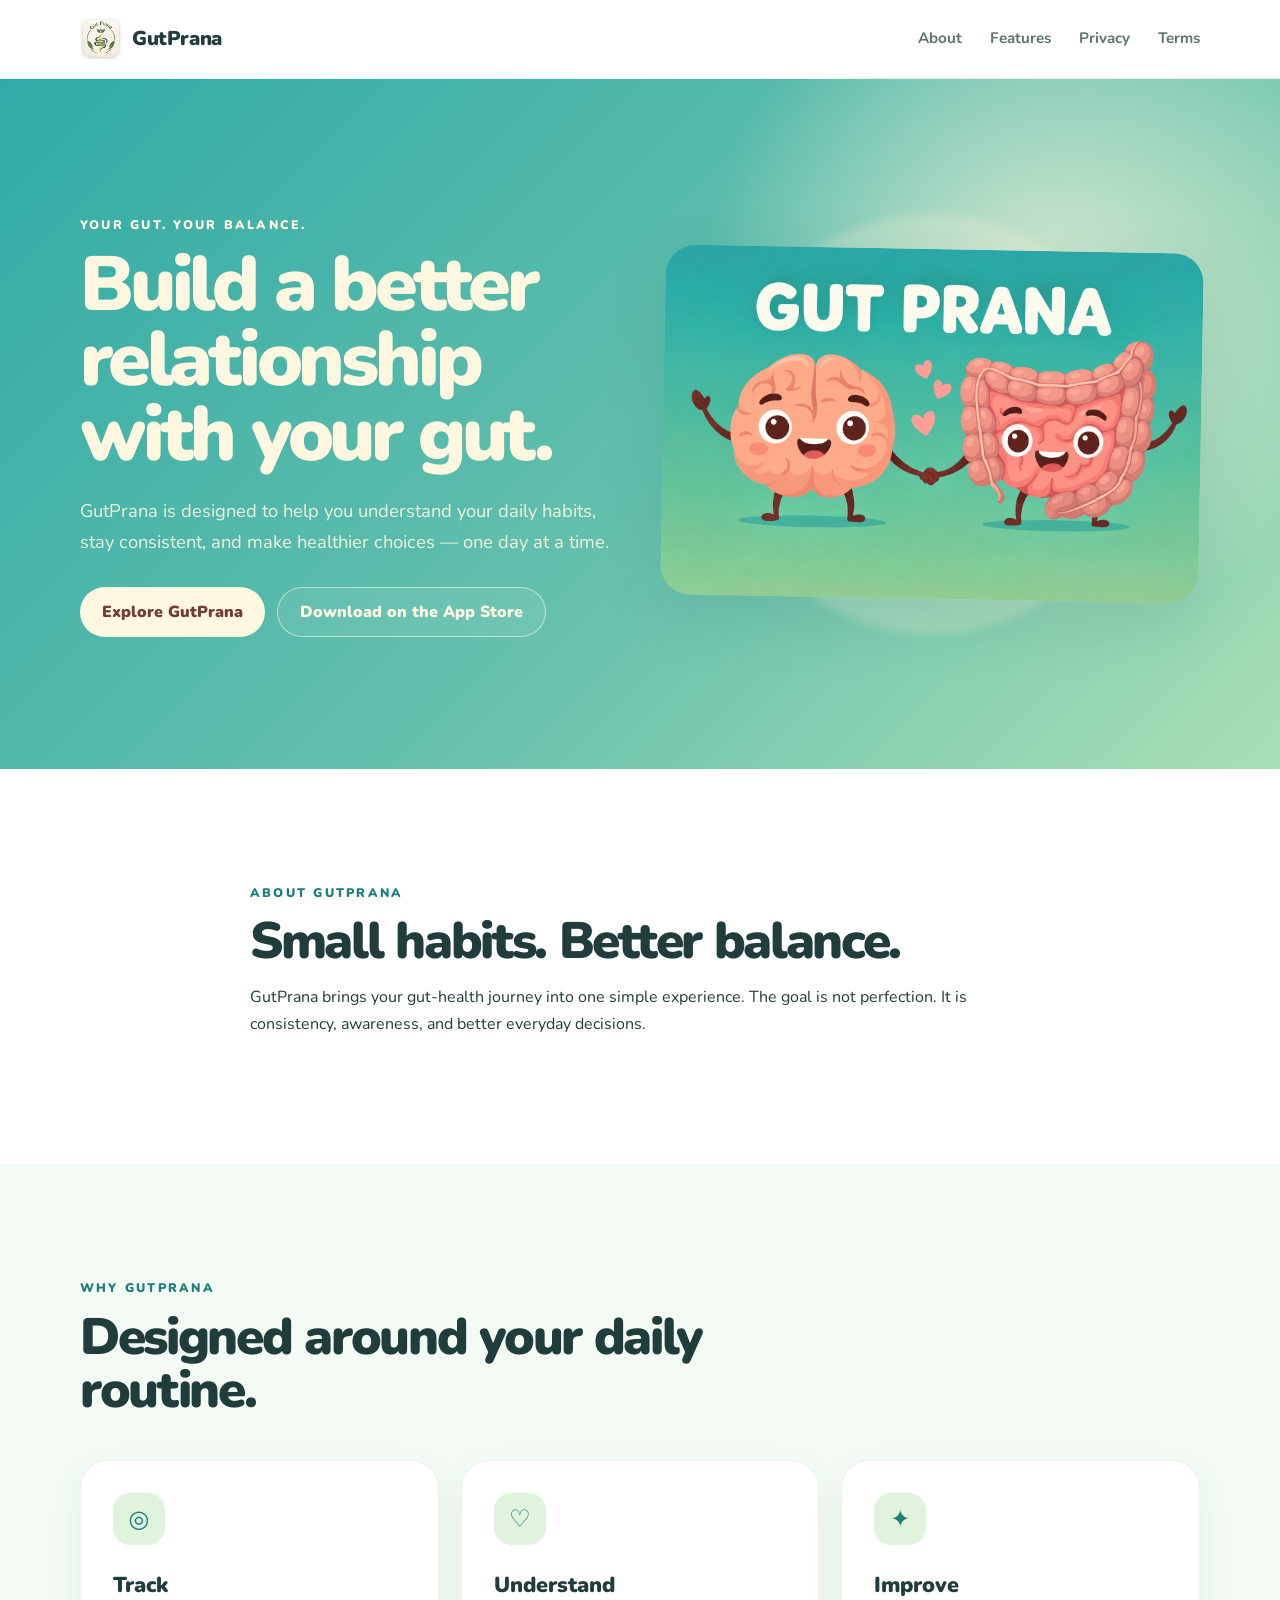
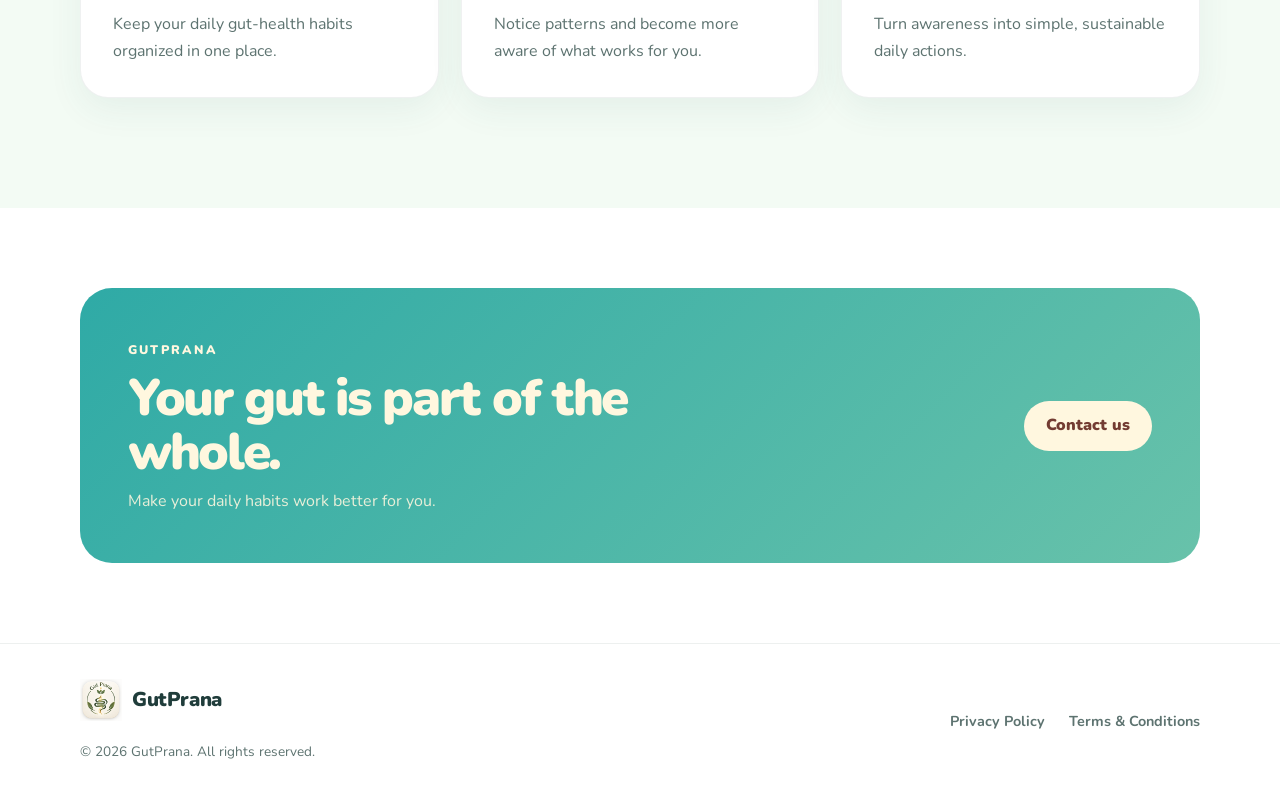
<file: index.html>
<!doctype html>
<html lang="en">
  <head>
    <meta charset="UTF-8" />
    <meta name="viewport" content="width=device-width, initial-scale=1.0" />
    <meta
      name="description"
      content="GutPrana — a simple companion for building healthier gut habits."
    />
    <title>GutPrana — Better Gut, Better You</title>
    <link rel="stylesheet" href="styles.css" />
  </head>
  <body>
    <header class="site-header">
      <div class="container nav">
        <a class="brand" href="index.html" aria-label="GutPrana home">
          <img
            class="brand-logo"
            src="assets/gutprana-logo.png"
            alt="GutPrana logo"
          />
          <span>GutPrana</span>
        </a>
        <nav>
          <a href="#about">About</a>
          <a href="#features">Features</a>
          <a href="privacy.html">Privacy</a>
          <a href="terms.html">Terms</a>
        </nav>
      </div>
    </header>

    <main>
      <section class="hero">
        <div class="container hero-grid">
          <div class="hero-copy">
            <span class="eyebrow">YOUR GUT. YOUR BALANCE.</span>
            <h1>Build a better relationship with your gut.</h1>
            <p>
              GutPrana is designed to help you understand your daily habits,
              stay consistent, and make healthier choices — one day at a time.
            </p>
            <div class="hero-actions">
              <a class="button primary" href="#features">Explore GutPrana</a>
              <a
                class="button secondary"
                href="https://apps.apple.com/in/app/gutsync/id6754931245"
                target="_blank"
                rel="noopener"
              >
                Download on the App Store
              </a>
            </div>
          </div>

          <div class="hero-art">
            <div class="glow"></div>
            <img
              src="assets/gutprana-hero.png"
              alt="GutPrana themed illustration"
            />
          </div>
        </div>
      </section>

      <section id="about" class="section">
        <div class="container narrow">
          <span class="eyebrow">ABOUT GUTPRANA</span>
          <h2>Small habits. Better balance.</h2>
          <p>
            GutPrana brings your gut-health journey into one simple experience.
            The goal is not perfection. It is consistency, awareness, and better
            everyday decisions.
          </p>
        </div>
      </section>

      <section id="features" class="section section-soft">
        <div class="container">
          <div class="section-heading">
            <span class="eyebrow">WHY GUTPRANA</span>
            <h2>Designed around your daily routine.</h2>
          </div>

          <div class="cards">
            <article class="card">
              <div class="icon">◎</div>
              <h3>Track</h3>
              <p>Keep your daily gut-health habits organized in one place.</p>
            </article>
            <article class="card">
              <div class="icon">♡</div>
              <h3>Understand</h3>
              <p>
                Notice patterns and become more aware of what works for you.
              </p>
            </article>
            <article class="card">
              <div class="icon">✦</div>
              <h3>Improve</h3>
              <p>Turn awareness into simple, sustainable daily actions.</p>
            </article>
          </div>
        </div>
      </section>

      <section class="cta">
        <div class="container cta-box">
          <div>
            <span class="eyebrow">GUTPRANA</span>
            <h2>Your gut is part of the whole.</h2>
            <p>Make your daily habits work better for you.</p>
          </div>
          <a class="button primary" href="mailto:soulbalance18@gmail.com"
            >Contact us</a
          >
        </div>
      </section>
    </main>

    <footer class="site-footer">
      <div class="container footer-inner">
        <div>
          <a class="brand" href="index.html">
            <img
              class="brand-logo"
              src="assets/gutprana-logo.png"
              alt="GutPrana logo"
            />
            <span>GutPrana</span>
          </a>
          <p class="copyright">
            © <span id="year"></span> GutPrana. All rights reserved.
          </p>
        </div>
        <div class="footer-links">
          <a href="privacy.html">Privacy Policy</a>
          <a href="terms.html">Terms & Conditions</a>
        </div>
      </div>
    </footer>
    <script src="script.js"></script>
  </body>
</html>
</file>
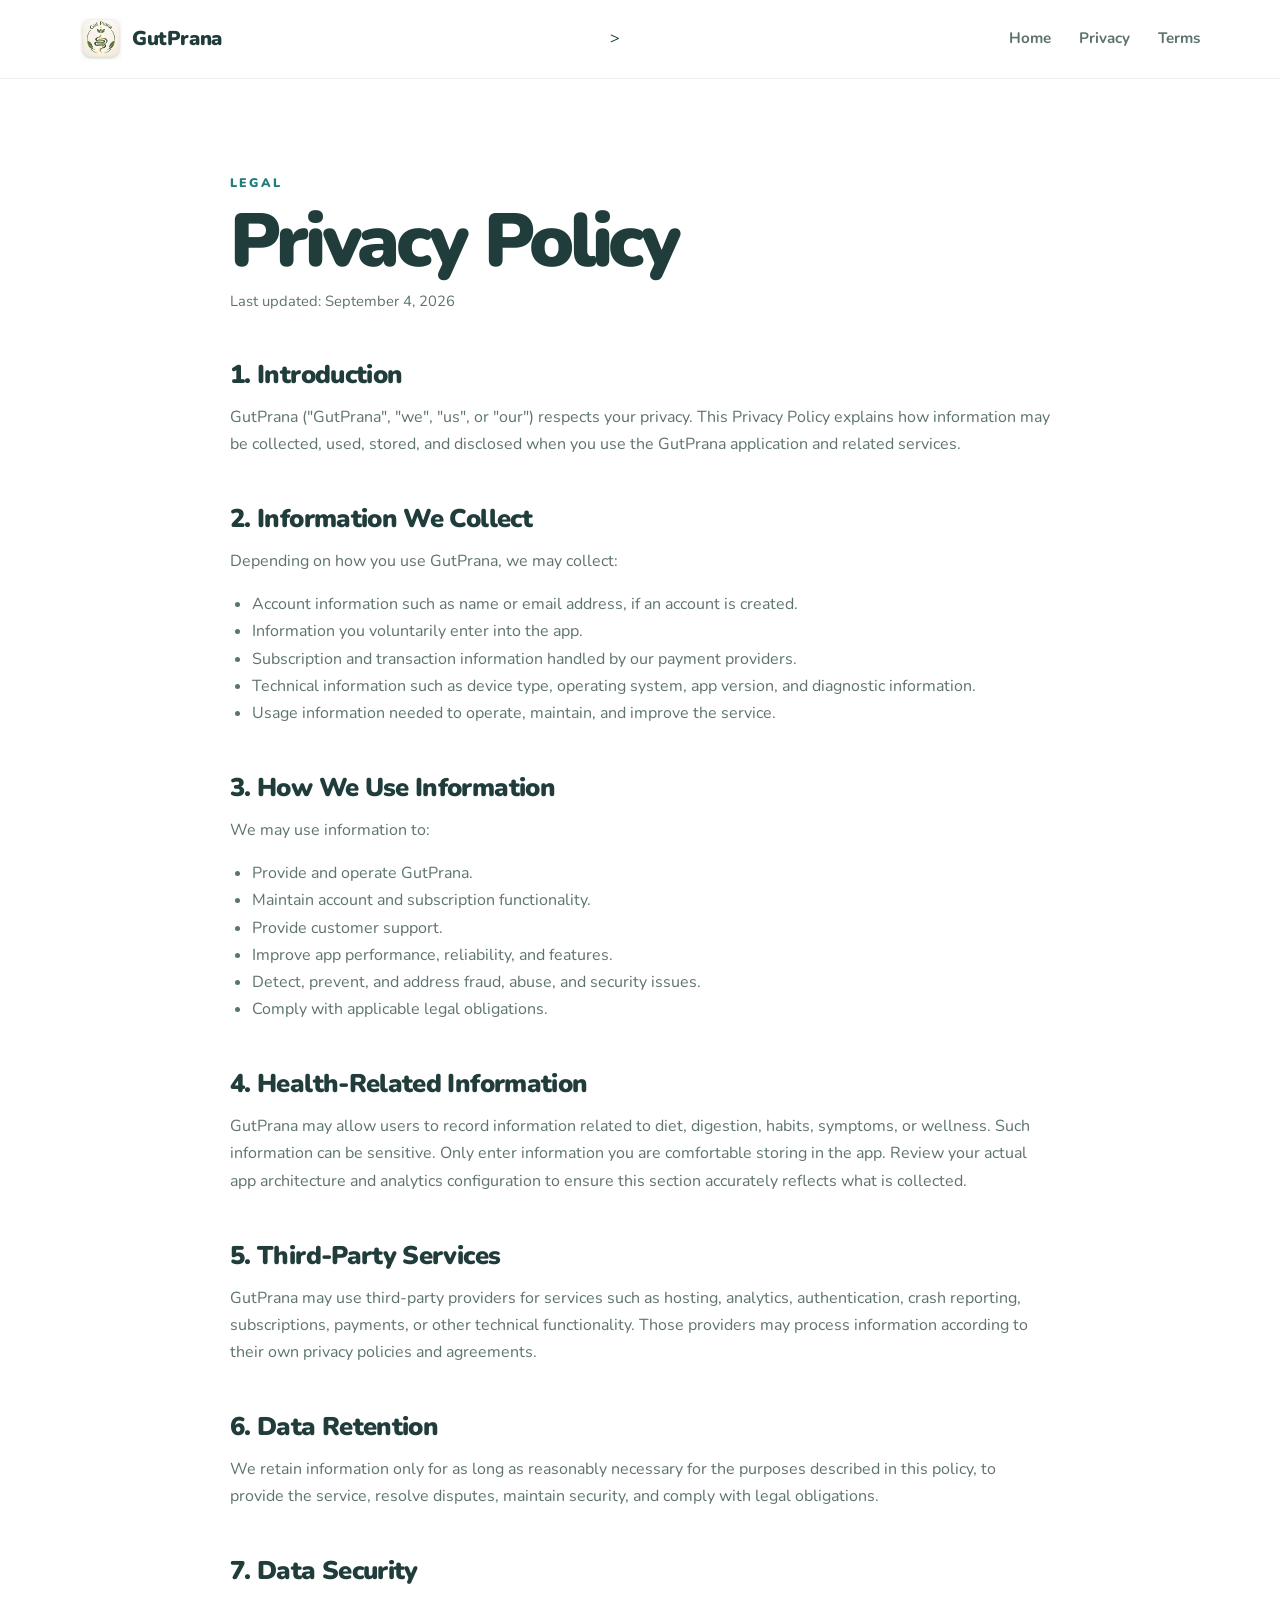
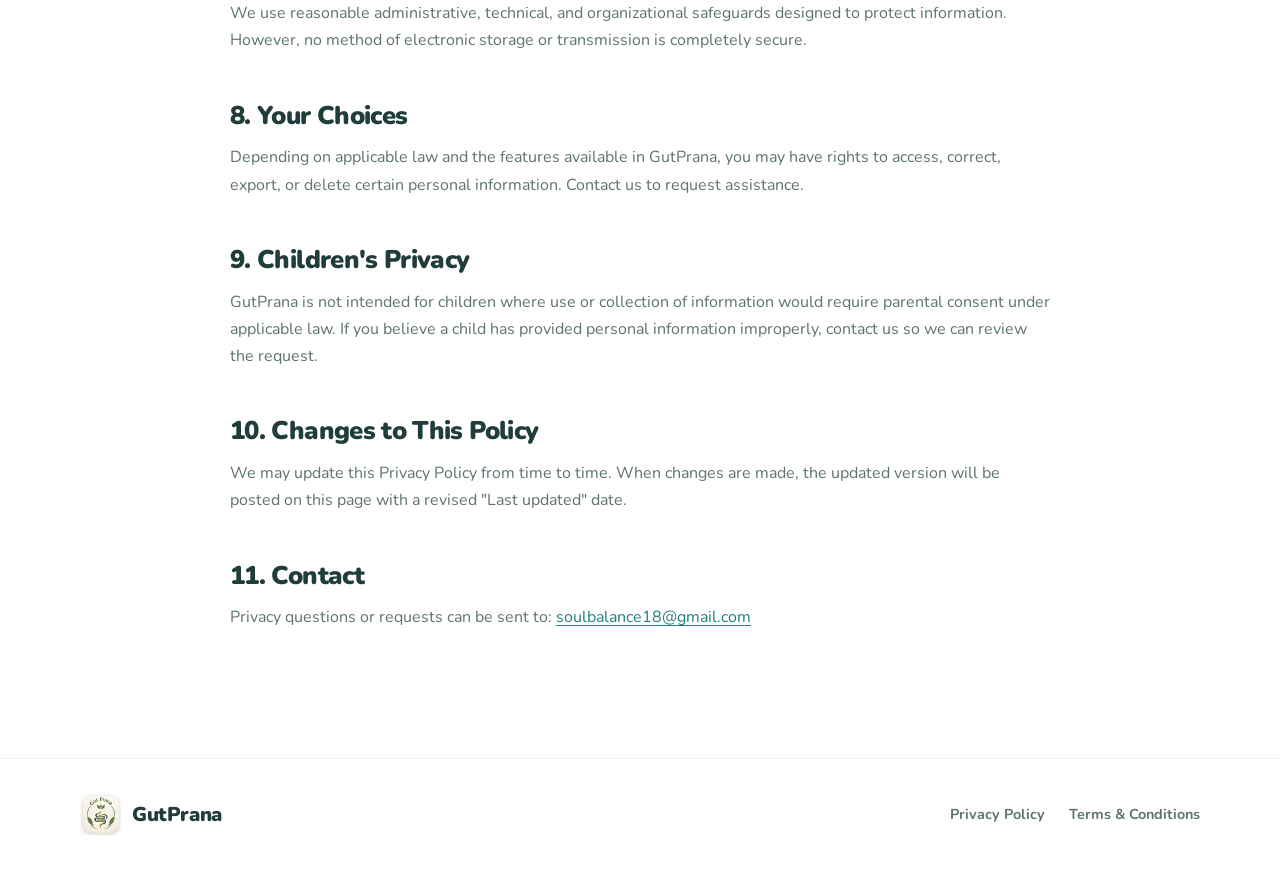
<file: privacy.html>
<!doctype html>
<html lang="en">
  <head>
    <meta charset="UTF-8" />
    <meta name="viewport" content="width=device-width, initial-scale=1.0" />
    <meta name="description" content="GutPrana Privacy Policy" />
    <title>Privacy Policy — GutPrana</title>
    <link rel="stylesheet" href="styles.css" />
  </head>
  <body>
    <header class="site-header">
      <div class="container nav">
        <a class="brand" href="index.html">
          <img
            class="brand-logo"
            src="assets/gutprana-logo.png"
            alt="GutPrana logo"
          />
          <span>GutPrana</span>
        </a>
        >
        <nav>
          <a href="index.html">Home</a>
          <a href="privacy.html">Privacy</a>
          <a href="terms.html">Terms</a>
        </nav>
      </div>
    </header>

    <main class="legal-page">
      <div class="container legal-container">
        <span class="eyebrow">LEGAL</span>
        <h1>Privacy Policy</h1>
        <p class="updated">Last updated: September 4, 2026</p>

        <h2>1. Introduction</h2>
        <p>
          GutPrana ("GutPrana", "we", "us", or "our") respects your privacy.
          This Privacy Policy explains how information may be collected, used,
          stored, and disclosed when you use the GutPrana application and
          related services.
        </p>

        <h2>2. Information We Collect</h2>
        <p>Depending on how you use GutPrana, we may collect:</p>
        <ul>
          <li>
            Account information such as name or email address, if an account is
            created.
          </li>
          <li>Information you voluntarily enter into the app.</li>
          <li>
            Subscription and transaction information handled by our payment
            providers.
          </li>
          <li>
            Technical information such as device type, operating system, app
            version, and diagnostic information.
          </li>
          <li>
            Usage information needed to operate, maintain, and improve the
            service.
          </li>
        </ul>

        <h2>3. How We Use Information</h2>
        <p>We may use information to:</p>
        <ul>
          <li>Provide and operate GutPrana.</li>
          <li>Maintain account and subscription functionality.</li>
          <li>Provide customer support.</li>
          <li>Improve app performance, reliability, and features.</li>
          <li>
            Detect, prevent, and address fraud, abuse, and security issues.
          </li>
          <li>Comply with applicable legal obligations.</li>
        </ul>

        <h2>4. Health-Related Information</h2>
        <p>
          GutPrana may allow users to record information related to diet,
          digestion, habits, symptoms, or wellness. Such information can be
          sensitive. Only enter information you are comfortable storing in the
          app. Review your actual app architecture and analytics configuration
          to ensure this section accurately reflects what is collected.
        </p>

        <h2>5. Third-Party Services</h2>
        <p>
          GutPrana may use third-party providers for services such as hosting,
          analytics, authentication, crash reporting, subscriptions, payments,
          or other technical functionality. Those providers may process
          information according to their own privacy policies and agreements.
        </p>

        <h2>6. Data Retention</h2>
        <p>
          We retain information only for as long as reasonably necessary for the
          purposes described in this policy, to provide the service, resolve
          disputes, maintain security, and comply with legal obligations.
        </p>

        <h2>7. Data Security</h2>
        <p>
          We use reasonable administrative, technical, and organizational
          safeguards designed to protect information. However, no method of
          electronic storage or transmission is completely secure.
        </p>

        <h2>8. Your Choices</h2>
        <p>
          Depending on applicable law and the features available in GutPrana,
          you may have rights to access, correct, export, or delete certain
          personal information. Contact us to request assistance.
        </p>

        <h2>9. Children's Privacy</h2>
        <p>
          GutPrana is not intended for children where use or collection of
          information would require parental consent under applicable law. If
          you believe a child has provided personal information improperly,
          contact us so we can review the request.
        </p>

        <h2>10. Changes to This Policy</h2>
        <p>
          We may update this Privacy Policy from time to time. When changes are
          made, the updated version will be posted on this page with a revised
          "Last updated" date.
        </p>

        <h2>11. Contact</h2>
        <p>
          Privacy questions or requests can be sent to:
          <a href="mailto:soulbalance18@gmail.com">soulbalance18@gmail.com</a>
        </p>
      </div>
    </main>

    <footer class="site-footer">
      <div class="container footer-inner">
        <a class="brand" href="index.html">
          <img
            class="brand-logo"
            src="assets/gutprana-logo.png"
            alt="GutPrana logo"
          />
          <span>GutPrana</span>
        </a>
        <div class="footer-links">
          <a href="privacy.html">Privacy Policy</a>
          <a href="terms.html">Terms & Conditions</a>
        </div>
      </div>
    </footer>
    <script src="script.js"></script>
  </body>
</html>
</file>
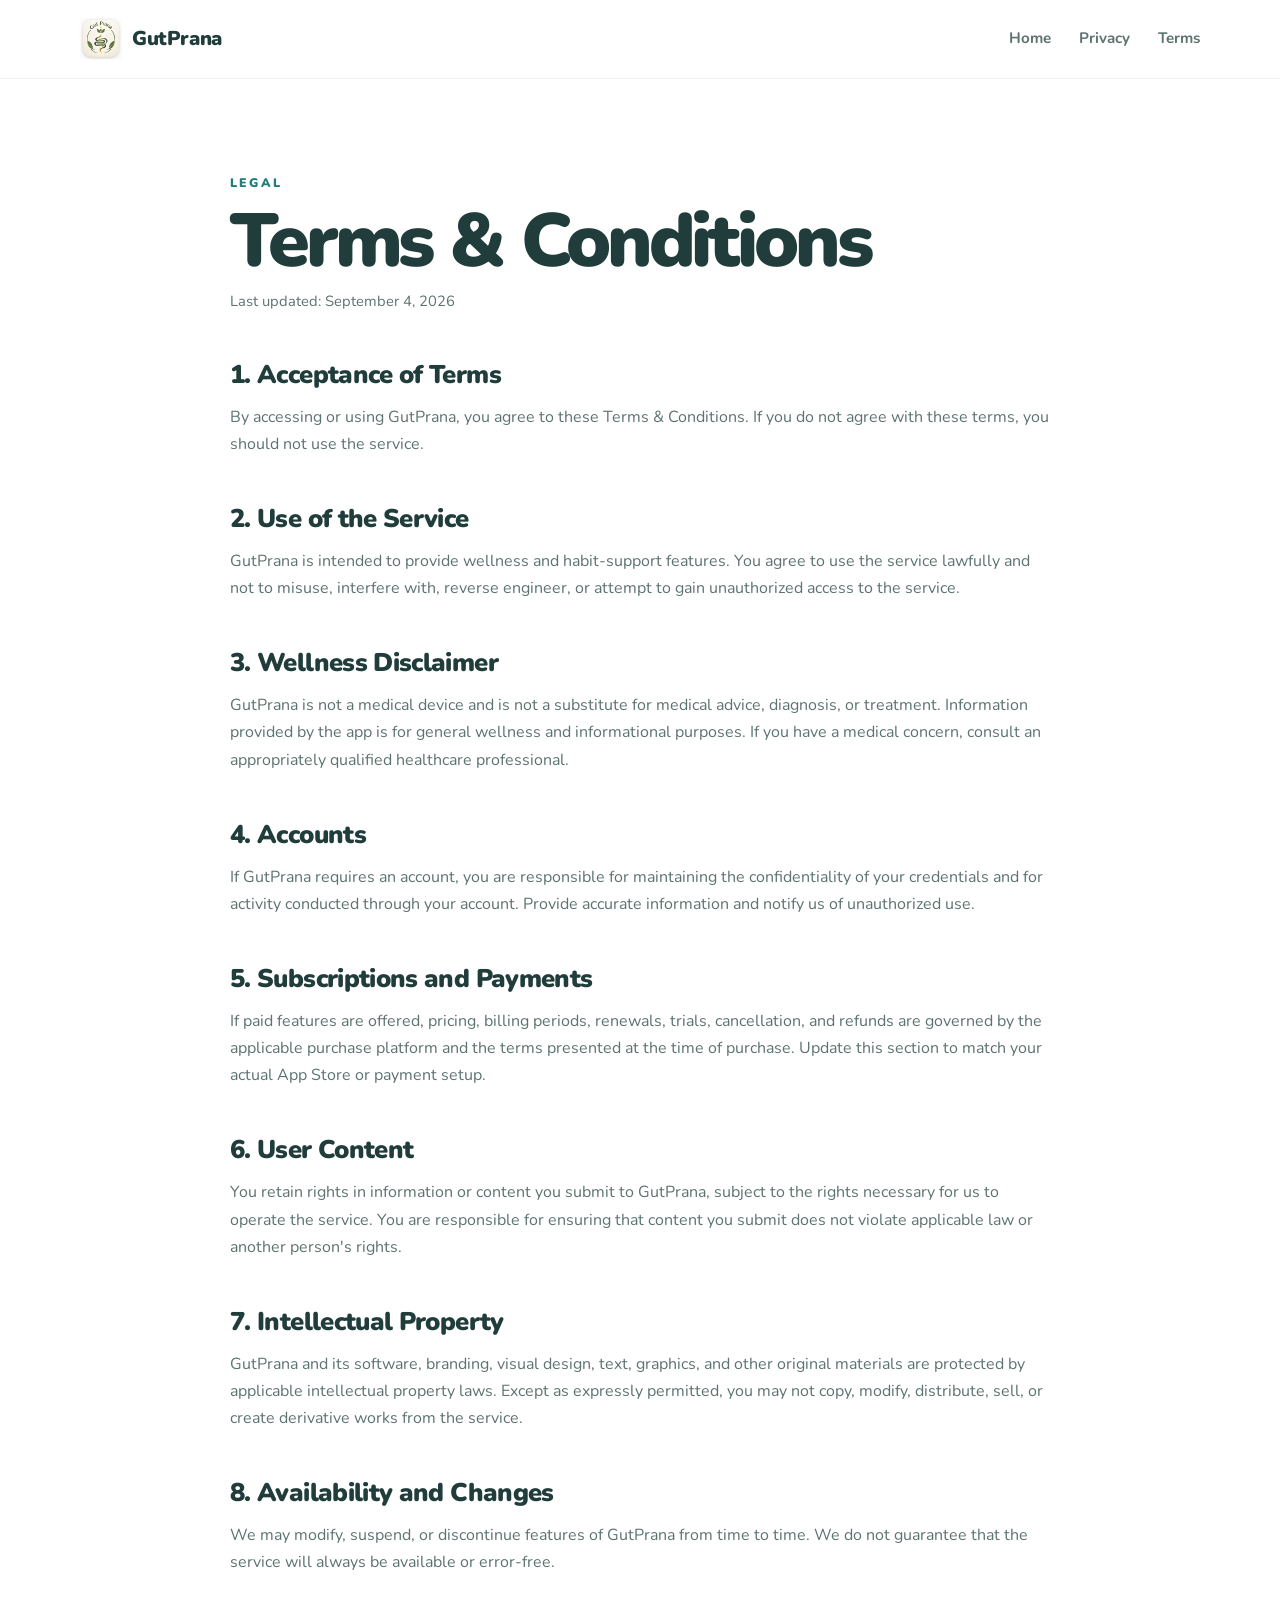
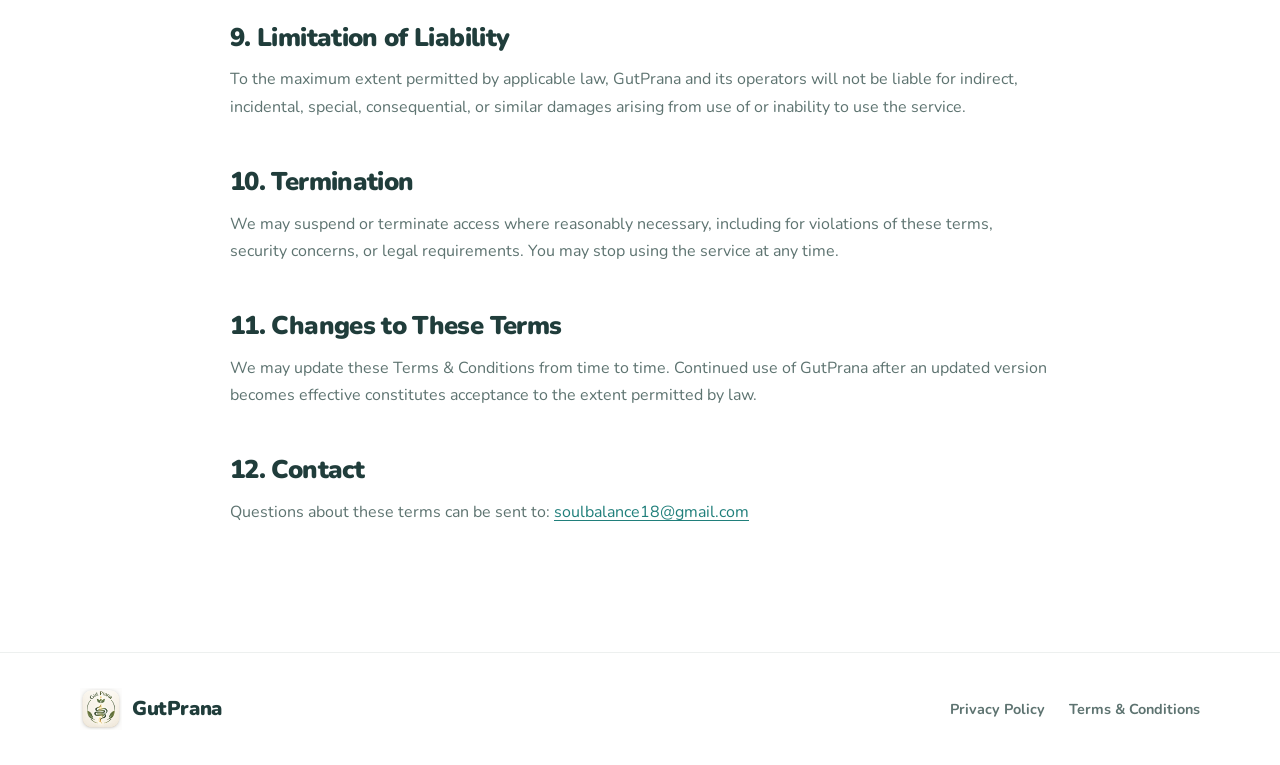
<file: terms.html>
<!doctype html>
<html lang="en">
  <head>
    <meta charset="UTF-8" />
    <meta name="viewport" content="width=device-width, initial-scale=1.0" />
    <meta name="description" content="GutPrana Terms and Conditions" />
    <title>Terms & Conditions — GutPrana</title>
    <link rel="stylesheet" href="styles.css" />
  </head>
  <body>
    <header class="site-header">
      <div class="container nav">
        <a class="brand" href="index.html">
          <img
            class="brand-logo"
            src="assets/gutprana-logo.png"
            alt="GutPrana logo"
          />
          <span>GutPrana</span>
        </a>
        <nav>
          <a href="index.html">Home</a>
          <a href="privacy.html">Privacy</a>
          <a href="terms.html">Terms</a>
        </nav>
      </div>
    </header>

    <main class="legal-page">
      <div class="container legal-container">
        <span class="eyebrow">LEGAL</span>
        <h1>Terms & Conditions</h1>
        <p class="updated">Last updated: September 4, 2026</p>

        <h2>1. Acceptance of Terms</h2>
        <p>
          By accessing or using GutPrana, you agree to these Terms & Conditions.
          If you do not agree with these terms, you should not use the service.
        </p>

        <h2>2. Use of the Service</h2>
        <p>
          GutPrana is intended to provide wellness and habit-support features.
          You agree to use the service lawfully and not to misuse, interfere
          with, reverse engineer, or attempt to gain unauthorized access to the
          service.
        </p>

        <h2>3. Wellness Disclaimer</h2>
        <p>
          GutPrana is not a medical device and is not a substitute for medical
          advice, diagnosis, or treatment. Information provided by the app is
          for general wellness and informational purposes. If you have a medical
          concern, consult an appropriately qualified healthcare professional.
        </p>

        <h2>4. Accounts</h2>
        <p>
          If GutPrana requires an account, you are responsible for maintaining
          the confidentiality of your credentials and for activity conducted
          through your account. Provide accurate information and notify us of
          unauthorized use.
        </p>

        <h2>5. Subscriptions and Payments</h2>
        <p>
          If paid features are offered, pricing, billing periods, renewals,
          trials, cancellation, and refunds are governed by the applicable
          purchase platform and the terms presented at the time of purchase.
          Update this section to match your actual App Store or payment setup.
        </p>

        <h2>6. User Content</h2>
        <p>
          You retain rights in information or content you submit to GutPrana,
          subject to the rights necessary for us to operate the service. You are
          responsible for ensuring that content you submit does not violate
          applicable law or another person's rights.
        </p>

        <h2>7. Intellectual Property</h2>
        <p>
          GutPrana and its software, branding, visual design, text, graphics,
          and other original materials are protected by applicable intellectual
          property laws. Except as expressly permitted, you may not copy,
          modify, distribute, sell, or create derivative works from the service.
        </p>

        <h2>8. Availability and Changes</h2>
        <p>
          We may modify, suspend, or discontinue features of GutPrana from time
          to time. We do not guarantee that the service will always be available
          or error-free.
        </p>

        <h2>9. Limitation of Liability</h2>
        <p>
          To the maximum extent permitted by applicable law, GutPrana and its
          operators will not be liable for indirect, incidental, special,
          consequential, or similar damages arising from use of or inability to
          use the service.
        </p>

        <h2>10. Termination</h2>
        <p>
          We may suspend or terminate access where reasonably necessary,
          including for violations of these terms, security concerns, or legal
          requirements. You may stop using the service at any time.
        </p>

        <h2>11. Changes to These Terms</h2>
        <p>
          We may update these Terms & Conditions from time to time. Continued
          use of GutPrana after an updated version becomes effective constitutes
          acceptance to the extent permitted by law.
        </p>

        <h2>12. Contact</h2>
        <p>
          Questions about these terms can be sent to:
          <a href="mailto:soulbalance18@gmail.com">soulbalance18@gmail.com</a>
        </p>
      </div>
    </main>

    <footer class="site-footer">
      <div class="container footer-inner">
        <a class="brand" href="index.html">
          <img
            class="brand-logo"
            src="assets/gutprana-logo.png"
            alt="GutPrana logo"
          />
          <span>GutPrana</span>
        </a>
        <div class="footer-links">
          <a href="privacy.html">Privacy Policy</a>
          <a href="terms.html">Terms & Conditions</a>
        </div>
      </div>
    </footer>
    <script src="script.js"></script>
  </body>
</html>
</file>
<file: styles.css>
@import url("https://fonts.googleapis.com/css2?family=Nunito:wght@400;500;600;700;800;900&display=swap");

:root {
  --teal: #2faaa6;
  --teal-dark: #207f7b;
  --mint: #a9dfb5;
  --cream: #fff7df;
  --coral: #ff8f78;
  --brown: #733c32;
  --ink: #203d3b;
  --muted: #5d7370;
  --surface: #f3fbf4;
  --white: #ffffff;
  --shadow: 0 20px 60px rgba(37, 105, 99, 0.16);
  --radius: 28px;
}

* {
  box-sizing: border-box;
}

html {
  scroll-behavior: smooth;
}

body {
  margin: 0;
  color: var(--ink);
  background: var(--white);
  font-family:
    "Nunito",
    system-ui,
    -apple-system,
    BlinkMacSystemFont,
    "Segoe UI",
    sans-serif;
  line-height: 1.7;
}

a {
  color: inherit;
  text-decoration: none;
}

.container {
  width: min(1120px, calc(100% - 40px));
  margin: 0 auto;
}

.narrow {
  max-width: 780px;
}

.site-header {
  position: sticky;
  top: 0;
  z-index: 20;
  background: rgba(255, 255, 255, 0.88);
  backdrop-filter: blur(16px);
  border-bottom: 1px solid rgba(32, 61, 59, 0.08);
}

.nav {
  min-height: 78px;
  display: flex;
  align-items: center;
  justify-content: space-between;
  gap: 30px;
}

.brand {
  display: inline-flex;
  align-items: center;
  gap: 10px;
  font-weight: 900;
  font-size: 1.25rem;
  letter-spacing: -0.02em;
}

.brand-mark {
  width: 38px;
  height: 38px;
  display: grid;
  place-items: center;
  color: var(--cream);
  background: var(--teal);
  border-radius: 13px;
  box-shadow: 0 8px 20px rgba(47, 170, 166, 0.25);
}

nav {
  display: flex;
  align-items: center;
  gap: 28px;
  color: var(--muted);
  font-weight: 700;
  font-size: 0.95rem;
}

nav a:hover,
.footer-links a:hover {
  color: var(--teal-dark);
}

.hero {
  overflow: hidden;
  background:
    radial-gradient(
      circle at 82% 30%,
      rgba(255, 247, 223, 0.7),
      transparent 30%
    ),
    linear-gradient(135deg, #2faaa6 0%, #65c0ad 55%, #a9dfb5 100%);
}

.hero-grid {
  min-height: 690px;
  display: grid;
  grid-template-columns: 1fr 1fr;
  align-items: center;
  gap: 45px;
  padding: 70px 0;
}

.hero-copy {
  position: relative;
  z-index: 2;
}

.eyebrow {
  display: inline-block;
  margin-bottom: 12px;
  color: var(--teal-dark);
  font-size: 0.78rem;
  font-weight: 900;
  letter-spacing: 0.18em;
}

.hero .eyebrow {
  color: var(--cream);
}

h1,
h2,
h3,
p {
  margin-top: 0;
}

h1 {
  max-width: 650px;
  margin-bottom: 22px;
  font-size: clamp(3rem, 6vw, 5.4rem);
  line-height: 0.98;
  letter-spacing: -0.055em;
  color: var(--cream);
  font-weight: 900;
}

h2 {
  margin-bottom: 15px;
  font-size: clamp(2rem, 4vw, 3.4rem);
  line-height: 1.05;
  letter-spacing: -0.045em;
  font-weight: 900;
}

h3 {
  margin-bottom: 7px;
  font-size: 1.35rem;
  font-weight: 900;
}

.hero-copy p {
  max-width: 600px;
  margin-bottom: 30px;
  color: rgba(255, 247, 223, 0.92);
  font-size: 1.15rem;
}

.hero-actions {
  display: flex;
  flex-wrap: wrap;
  gap: 12px;
}

.button {
  display: inline-flex;
  align-items: center;
  justify-content: center;
  min-height: 50px;
  padding: 0 22px;
  border-radius: 999px;
  font-weight: 900;
  transition:
    transform 0.2s ease,
    box-shadow 0.2s ease;
}

.button:hover {
  transform: translateY(-2px);
  box-shadow: 0 12px 24px rgba(32, 61, 59, 0.16);
}

.primary {
  background: var(--cream);
  color: var(--brown);
}

.secondary {
  border: 1px solid rgba(255, 247, 223, 0.6);
  color: var(--cream);
  background: rgba(255, 255, 255, 0.08);
}

.hero-art {
  position: relative;
  display: flex;
  align-items: center;
  justify-content: center;
}

.hero-art img {
  position: relative;
  z-index: 2;
  width: 100%;
  max-width: 610px;
  border-radius: 30px;
  box-shadow: var(--shadow);
  transform: rotate(1deg);
}

.glow {
  position: absolute;
  width: 420px;
  height: 420px;
  border-radius: 50%;
  background: rgba(255, 247, 223, 0.25);
  filter: blur(5px);
}

.section {
  padding: 110px 0;
}

.section-soft {
  background: var(--surface);
}

.section-heading {
  max-width: 700px;
  margin-bottom: 42px;
}

.cards {
  display: grid;
  grid-template-columns: repeat(3, 1fr);
  gap: 22px;
}

.card {
  padding: 32px;
  background: var(--white);
  border: 1px solid rgba(32, 61, 59, 0.07);
  border-radius: var(--radius);
  box-shadow: 0 12px 35px rgba(37, 105, 99, 0.07);
}

.card p {
  color: var(--muted);
  margin-bottom: 0;
}

.icon {
  width: 52px;
  height: 52px;
  display: grid;
  place-items: center;
  margin-bottom: 22px;
  border-radius: 17px;
  background: #dff3dd;
  color: var(--teal-dark);
  font-size: 1.5rem;
  font-weight: 900;
}

.cta {
  padding: 80px 0;
}

.cta-box {
  padding: 48px;
  display: flex;
  align-items: center;
  justify-content: space-between;
  gap: 30px;
  border-radius: 32px;
  background: linear-gradient(135deg, var(--teal), #68c2aa);
  color: var(--cream);
}

.cta-box .eyebrow {
  color: var(--cream);
}
.cta-box h2 {
  max-width: 650px;
  margin-bottom: 8px;
}
.cta-box p {
  margin-bottom: 0;
  color: rgba(255, 247, 223, 0.88);
}

.site-footer {
  padding: 35px 0;
  border-top: 1px solid rgba(32, 61, 59, 0.08);
}

.footer-inner {
  display: flex;
  align-items: center;
  justify-content: space-between;
  gap: 25px;
}

.copyright {
  margin: 10px 0 0;
  color: var(--muted);
  font-size: 0.85rem;
}

.footer-links {
  display: flex;
  gap: 24px;
  color: var(--muted);
  font-size: 0.9rem;
  font-weight: 700;
}

.legal-page {
  padding: 90px 0 110px;
}

.legal-container {
  max-width: 820px;
}

.legal-container h1 {
  color: var(--ink);
  font-size: clamp(2.8rem, 6vw, 4.7rem);
  margin-bottom: 10px;
}

.legal-container h2 {
  margin-top: 48px;
  font-size: 1.6rem;
  letter-spacing: -0.025em;
}

.legal-container p,
.legal-container li {
  color: var(--muted);
}

.legal-container a {
  color: var(--teal-dark);
  text-decoration: underline;
  text-underline-offset: 3px;
}

.updated {
  color: var(--muted);
  font-size: 0.92rem;
  margin-bottom: 35px;
}

.notice {
  padding: 20px 22px;
  margin-bottom: 35px;
  border-left: 4px solid var(--coral);
  border-radius: 14px;
  background: #fff5ef;
  color: var(--brown);
}

ul {
  padding-left: 22px;
}

.brand-logo {
  width: 42px;
  height: 42px;
  object-fit: contain;
  display: block;
}

@media (max-width: 850px) {
  .nav {
    min-height: 68px;
  }
  nav {
    gap: 15px;
    font-size: 0.85rem;
  }
  .hero-grid {
    grid-template-columns: 1fr;
    min-height: auto;
    padding: 70px 0 80px;
  }
  .hero-art {
    margin-top: 10px;
  }
  .cards {
    grid-template-columns: 1fr;
  }
  .cta-box {
    flex-direction: column;
    align-items: flex-start;
  }
}

@media (max-width: 560px) {
  .container {
    width: min(100% - 28px, 1120px);
  }
  nav a:nth-child(1),
  nav a:nth-child(2) {
    display: none;
  }
  h1 {
    font-size: 3.2rem;
  }
  .section {
    padding: 75px 0;
  }
  .cta {
    padding: 55px 0;
  }
  .cta-box {
    padding: 32px 25px;
  }
  .footer-inner {
    flex-direction: column;
    align-items: flex-start;
  }
  .footer-links {
    flex-direction: column;
    gap: 8px;
  }
}
</file>
